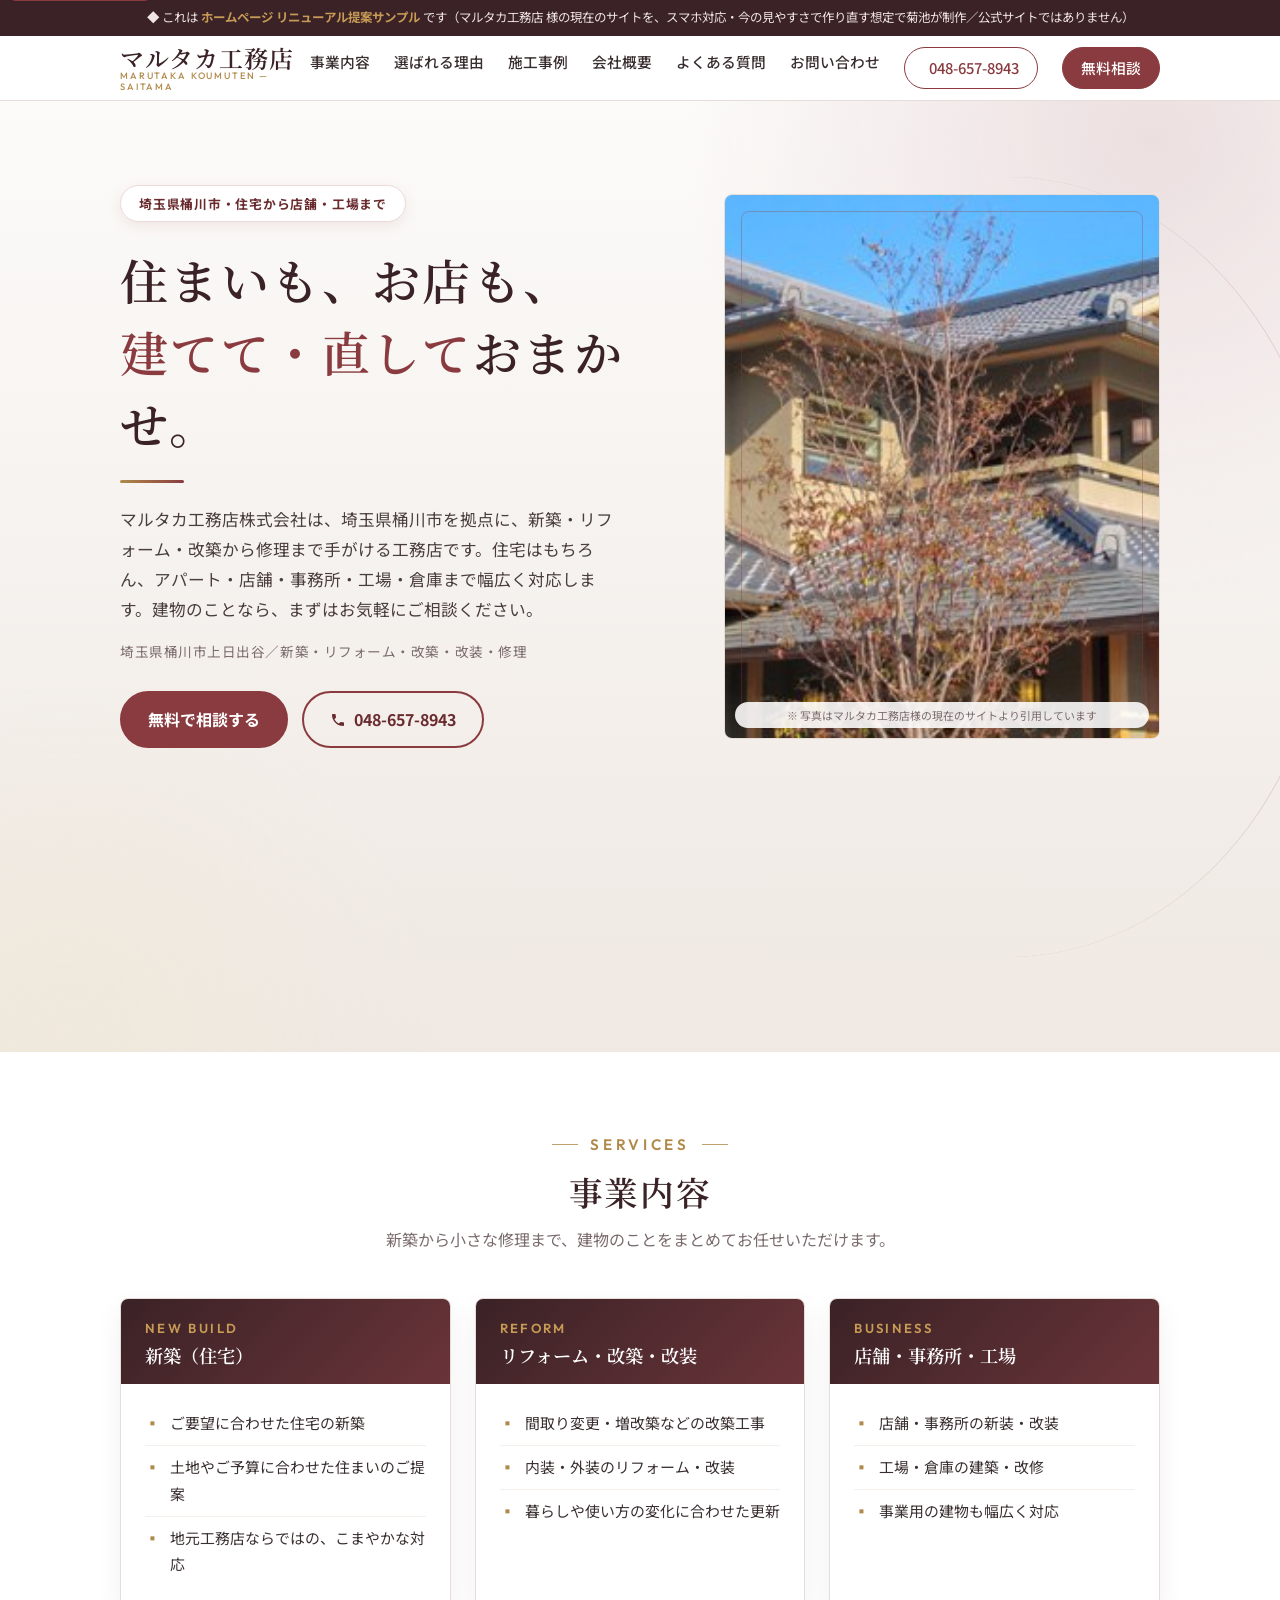
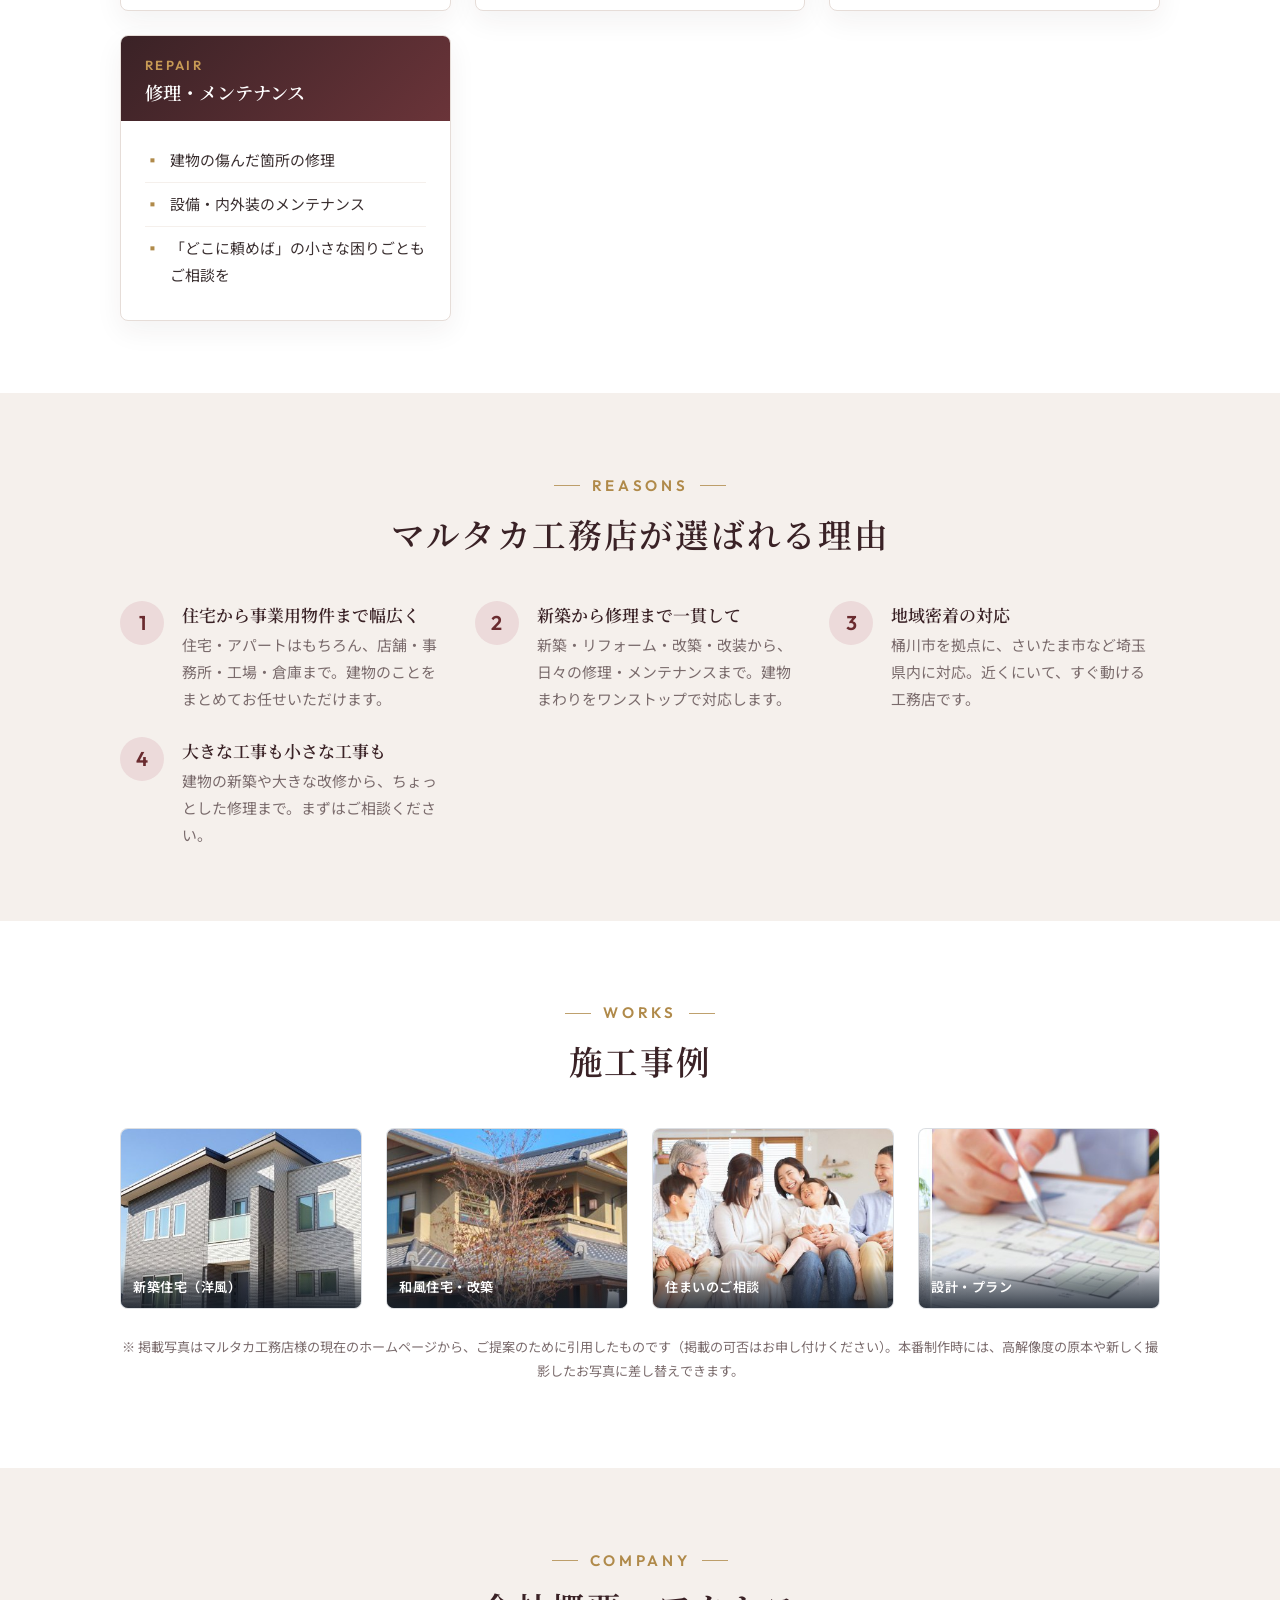
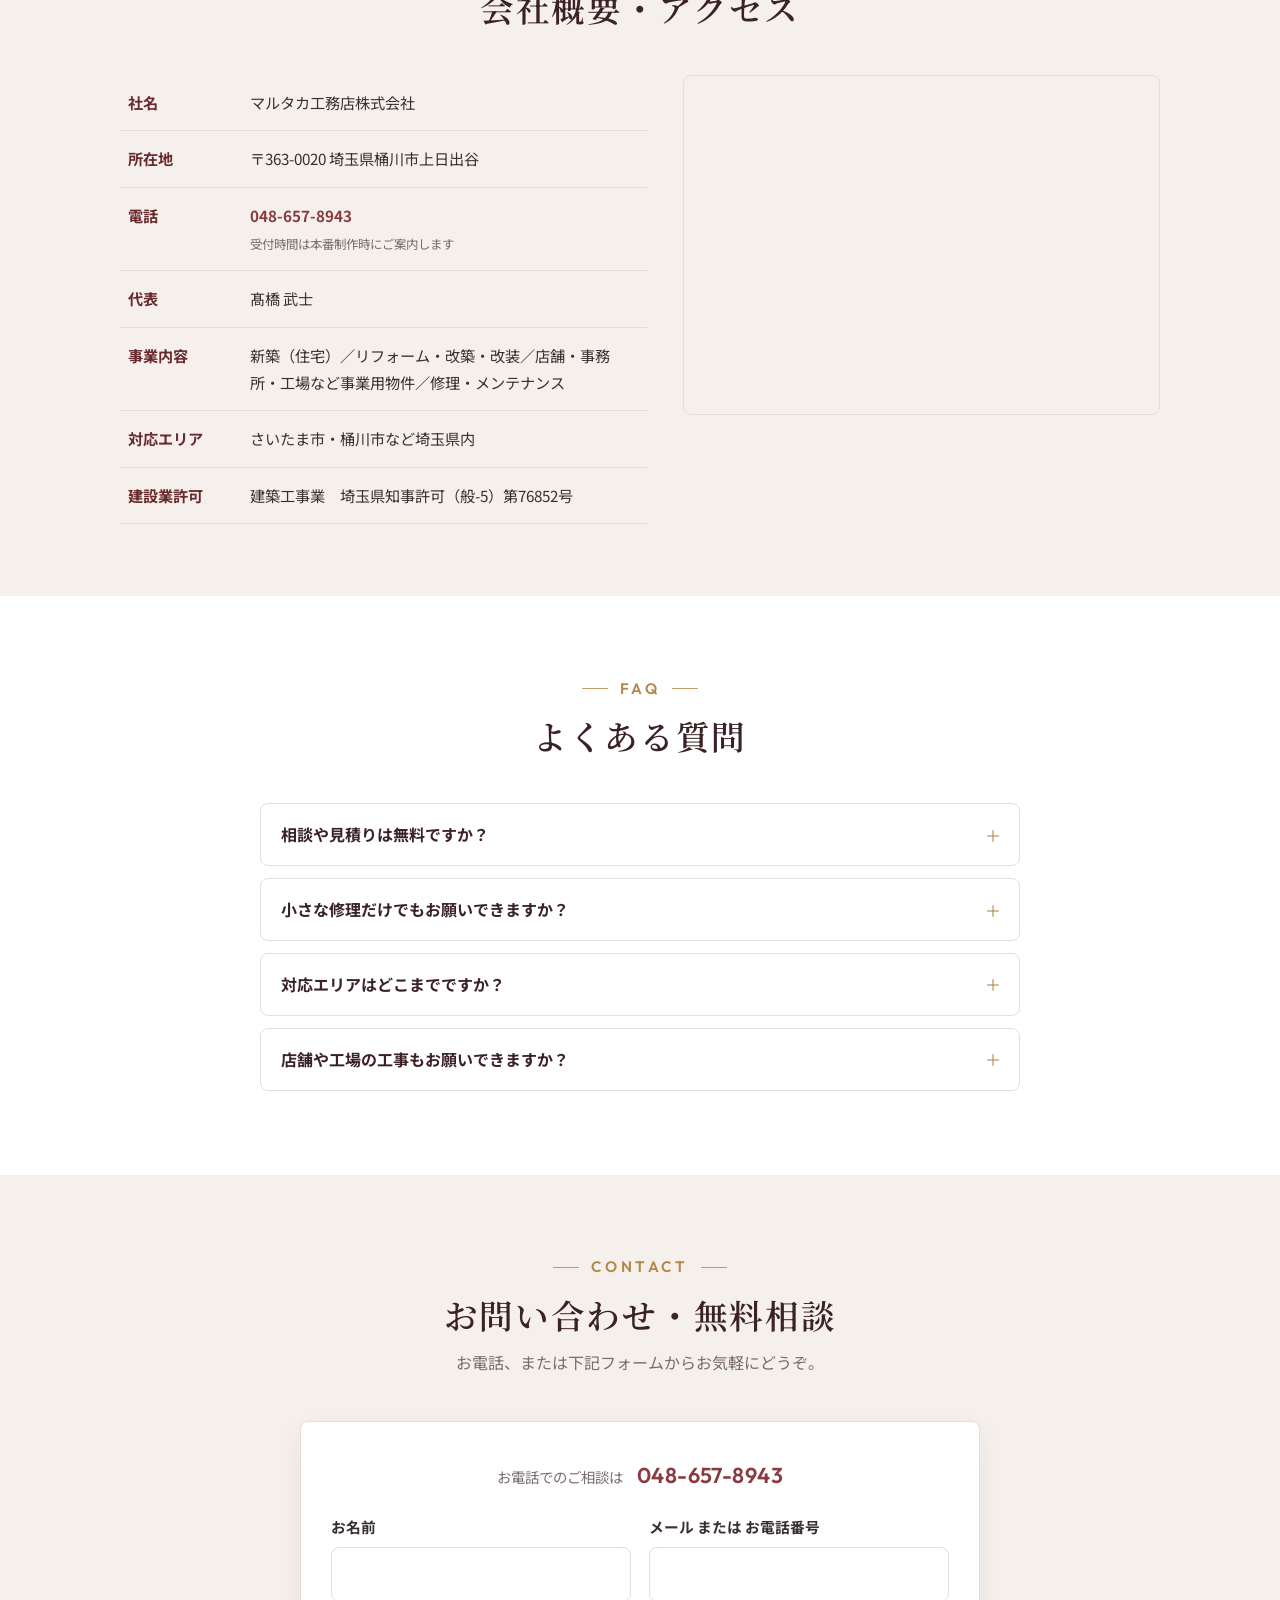
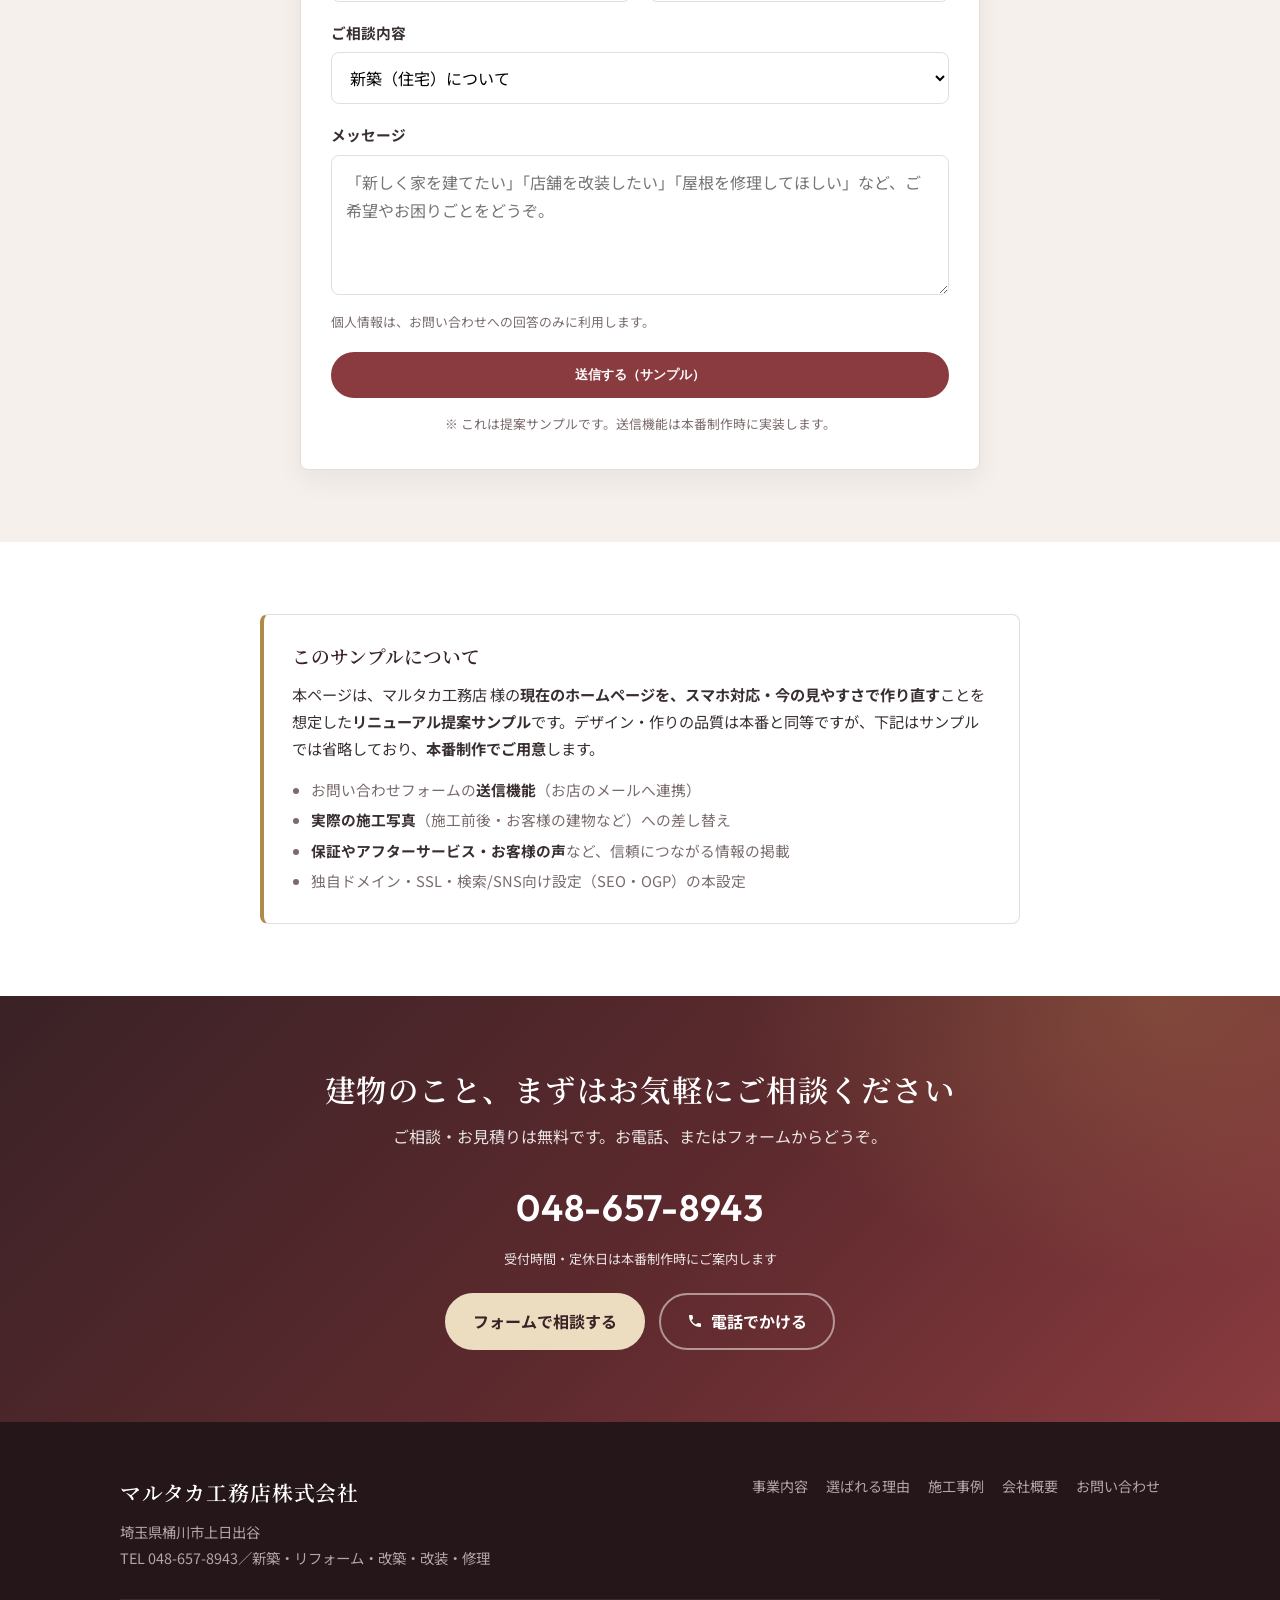
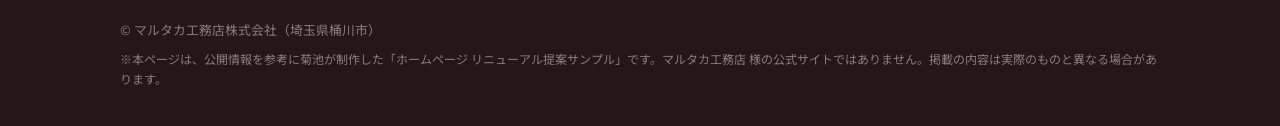
<file: index.html>
<!DOCTYPE html>
<html lang="ja">
<head>
<meta charset="UTF-8">
<meta name="viewport" content="width=device-width, initial-scale=1.0">
<title>マルタカ工務店株式会社｜埼玉県桶川市の新築・リフォーム・改築 - ホームページ提案サンプル</title>
<meta name="description" content="埼玉県桶川市のマルタカ工務店。住宅の新築・リフォーム・改築から、店舗・事務所・工場まで幅広く対応。※これは現在のサイトのリニューアル提案サンプルです。">
<meta name="robots" content="noindex">
<meta property="og:type" content="website">
<meta property="og:title" content="マルタカ工務店株式会社｜埼玉県桶川市の新築・リフォーム・改築">
<meta property="og:description" content="埼玉県桶川市。住宅から店舗・事務所・工場まで、新築・リフォーム・改築・修理に対応。※ホームページ リニューアル提案サンプル">
<meta property="og:url" content="https://nkikuchisg-commits.github.io/marutaka-koumuten-lp/">
<meta property="og:image" content="https://nkikuchisg-commits.github.io/marutaka-koumuten-lp/og-image.png">
<meta property="og:image:width" content="1200">
<meta property="og:image:height" content="630">
<meta name="twitter:card" content="summary_large_image">
<meta name="twitter:image" content="https://nkikuchisg-commits.github.io/marutaka-koumuten-lp/og-image.png">

<!-- Google Analytics 4 ▼ 公開前に測定IDを差し替え（営業サンプルLPのアクセス＝相手がLPを開いたかの計測用） -->
<script async src="https://www.googletagmanager.com/gtag/js?id=G-K71XWXLZN1"></script>
<script>
  window.dataLayer = window.dataLayer || [];
  function gtag(){dataLayer.push(arguments);}
  gtag('js', new Date());
  gtag('config', 'G-K71XWXLZN1');
</script>
<!-- Google Analytics 4 ▲ -->

<link rel="preconnect" href="https://fonts.googleapis.com">
<link rel="preconnect" href="https://fonts.gstatic.com" crossorigin>
<link href="https://fonts.googleapis.com/css2?family=Noto+Serif+JP:wght@500;600;700&family=Outfit:wght@500;600&family=Noto+Sans+JP:wght@400;500;700&display=swap" rel="stylesheet">
<link rel="stylesheet" href="base.css">
<link rel="stylesheet" href="theme.css">
<link rel="stylesheet" href="photos.css">
</head>
<body>

<svg width="0" height="0" style="position:absolute" aria-hidden="true">
  <symbol id="phone" viewBox="0 0 24 24"><path d="M6.6 10.8a15.9 15.9 0 0 0 6.6 6.6l2.2-2.2a1 1 0 0 1 1-.24 11.4 11.4 0 0 0 3.6.58 1 1 0 0 1 1 1V20a1 1 0 0 1-1 1A17 17 0 0 1 3 4a1 1 0 0 1 1-1h3.5a1 1 0 0 1 1 1 11.4 11.4 0 0 0 .58 3.6 1 1 0 0 1-.24 1l-2.24 2.2z"/></symbol>
</svg>

<a class="skip-link" href="#main">本文へスキップ</a>

<div class="sample-note">
  ◆ これは <b>ホームページ リニューアル提案サンプル</b> です（マルタカ工務店 様の現在のサイトを、スマホ対応・今の見やすさで作り直す想定で菊池が制作／公式サイトではありません）
</div>

<header class="site-header">
  <div class="container header-inner">
    <div class="brand">
      <span class="name">マルタカ工務店</span>
      <span class="sub">MARUTAKA KOUMUTEN — Saitama</span>
    </div>
    <nav id="site-nav" class="nav" aria-label="メインメニュー">
      <ul>
        <li><a href="#services">事業内容</a></li>
        <li><a href="#reasons">選ばれる理由</a></li>
        <li><a href="#works">施工事例</a></li>
        <li><a href="#company">会社概要</a></li>
        <li><a href="#faq">よくある質問</a></li>
        <li><a href="#contact">お問い合わせ</a></li>
        <li><a class="nav-cta nav-cta--sub" href="tel:0486578943"><svg aria-hidden="true"><use href="#phone"/></svg>048-657-8943</a></li>
        <li><a class="nav-cta" href="#contact">無料相談</a></li>
      </ul>
    </nav>
    <button class="menu-toggle" aria-controls="site-nav" aria-expanded="false" aria-label="メニューを開く">
      <span></span><span></span><span></span>
    </button>
  </div>
</header>

<main id="main">

  <!-- HERO -->
  <section class="hero">
    <div class="hero-wave" aria-hidden="true"></div>
    <div class="container">
      <div class="hero-grid">
        <div>
          <span class="hero-badge">埼玉県桶川市・住宅から店舗・工場まで</span>
          <h1>住まいも、お店も、<br><span class="accent">建てて・直して</span>おまかせ。</h1>
          <div class="rule"></div>
          <p class="lead">マルタカ工務店株式会社は、埼玉県桶川市を拠点に、新築・リフォーム・改築から修理まで手がける工務店です。住宅はもちろん、アパート・店舗・事務所・工場・倉庫まで幅広く対応します。建物のことなら、まずはお気軽にご相談ください。</p>
          <p class="meta">埼玉県桶川市上日出谷／新築・リフォーム・改築・改装・修理</p>
          <div class="hero-cta">
            <a class="btn" href="#contact">無料で相談する</a>
            <a class="btn btn--outline" href="tel:0486578943"><svg aria-hidden="true"><use href="#phone"/></svg>048-657-8943</a>
          </div>
        </div>
        <div class="hero-art has-photo reveal" role="img" aria-label="マルタカ工務店の施工写真（現行サイトより引用）">
          <img src="images/hero.jpg" alt="マルタカ工務店の施工写真（現行サイトより引用）" loading="eager" decoding="async">
          <div class="photo-note">※ 写真はマルタカ工務店様の現在のサイトより引用しています</div>
        </div>
      </div>
      <div class="stats reveal">
        <div><div class="n">住宅〜工場</div><div class="l">幅広い建物に対応</div></div>
        <div><div class="n">新築〜修理</div><div class="l">建物まわりをワンストップ</div></div>
        <div><div class="n">桶川・さいたま</div><div class="l">を中心に埼玉県内対応</div></div>
      </div>
    </div>
  </section>

  <!-- SERVICES -->
  <section class="section" id="services">
    <div class="container">
      <div class="sec-head center reveal">
        <span class="en">Services</span>
        <h2>事業内容</h2>
        <p>新築から小さな修理まで、建物のことをまとめてお任せいただけます。</p>
      </div>
      <div class="grid" style="--min:250px">
        <div class="m-card reveal">
          <div class="m-top"><span class="en">New Build</span><h3>新築（住宅）</h3></div>
          <div class="m-body">
            <ul>
              <li>ご要望に合わせた住宅の新築</li>
              <li>土地やご予算に合わせた住まいのご提案</li>
              <li>地元工務店ならではの、こまやかな対応</li>
            </ul>
          </div>
        </div>
        <div class="m-card reveal">
          <div class="m-top"><span class="en">Reform</span><h3>リフォーム・改築・改装</h3></div>
          <div class="m-body">
            <ul>
              <li>間取り変更・増改築などの改築工事</li>
              <li>内装・外装のリフォーム・改装</li>
              <li>暮らしや使い方の変化に合わせた更新</li>
            </ul>
          </div>
        </div>
        <div class="m-card reveal">
          <div class="m-top"><span class="en">Business</span><h3>店舗・事務所・工場</h3></div>
          <div class="m-body">
            <ul>
              <li>店舗・事務所の新装・改装</li>
              <li>工場・倉庫の建築・改修</li>
              <li>事業用の建物も幅広く対応</li>
            </ul>
          </div>
        </div>
        <div class="m-card reveal">
          <div class="m-top"><span class="en">Repair</span><h3>修理・メンテナンス</h3></div>
          <div class="m-body">
            <ul>
              <li>建物の傷んだ箇所の修理</li>
              <li>設備・内外装のメンテナンス</li>
              <li>「どこに頼めば」の小さな困りごともご相談を</li>
            </ul>
          </div>
        </div>
      </div>
    </div>
  </section>

  <!-- REASONS -->
  <section class="section section--alt" id="reasons">
    <div class="container">
      <div class="sec-head center reveal">
        <span class="en">Reasons</span>
        <h2>マルタカ工務店が選ばれる理由</h2>
      </div>
      <div class="grid" style="--min:300px">
        <div class="reason reveal"><div class="num">1</div><div><h3>住宅から事業用物件まで幅広く</h3><p>住宅・アパートはもちろん、店舗・事務所・工場・倉庫まで。建物のことをまとめてお任せいただけます。</p></div></div>
        <div class="reason reveal"><div class="num">2</div><div><h3>新築から修理まで一貫して</h3><p>新築・リフォーム・改築・改装から、日々の修理・メンテナンスまで。建物まわりをワンストップで対応します。</p></div></div>
        <div class="reason reveal"><div class="num">3</div><div><h3>地域密着の対応</h3><p>桶川市を拠点に、さいたま市など埼玉県内に対応。近くにいて、すぐ動ける工務店です。</p></div></div>
        <div class="reason reveal"><div class="num">4</div><div><h3>大きな工事も小さな工事も</h3><p>建物の新築や大きな改修から、ちょっとした修理まで。まずはご相談ください。</p></div></div>
      </div>
    </div>
  </section>

  <!-- WORKS -->
  <section class="section" id="works">
    <div class="container">
      <div class="sec-head center reveal">
        <span class="en">Works</span>
        <h2>施工事例</h2>
      </div>
      <div class="grid" style="--min:210px">
        <figure class="gallery-tile reveal"><img src="images/work1.jpg" alt="新築住宅（洋風）（マルタカ工務店様の現在のサイトより引用）" loading="lazy" decoding="async"><figcaption>新築住宅（洋風）</figcaption></figure>
        <figure class="gallery-tile reveal"><img src="images/work2.jpg" alt="和風住宅・改築（マルタカ工務店様の現在のサイトより引用）" loading="lazy" decoding="async"><figcaption>和風住宅・改築</figcaption></figure>
        <figure class="gallery-tile reveal"><img src="images/work3.jpg" alt="住まいのご相談（マルタカ工務店様の現在のサイトより引用）" loading="lazy" decoding="async"><figcaption>住まいのご相談</figcaption></figure>
        <figure class="gallery-tile reveal"><img src="images/work4.jpg" alt="設計・プラン（マルタカ工務店様の現在のサイトより引用）" loading="lazy" decoding="async"><figcaption>設計・プラン</figcaption></figure>
      </div>
      <p class="gallery-note">※ 掲載写真はマルタカ工務店様の現在のホームページから、ご提案のために引用したものです（掲載の可否はお申し付けください）。本番制作時には、高解像度の原本や新しく撮影したお写真に差し替えできます。</p>
    </div>
  </section>

  <!-- COMPANY -->
  <section class="section section--alt" id="company">
    <div class="container">
      <div class="sec-head center reveal">
        <span class="en">Company</span>
        <h2>会社概要・アクセス</h2>
      </div>
      <div class="access-grid">
        <div class="reveal">
          <table class="info-table">
            <tbody>
              <tr><th>社名</th><td>マルタカ工務店株式会社</td></tr>
              <tr><th>所在地</th><td>〒363-0020 埼玉県桶川市上日出谷</td></tr>
              <tr><th>電話</th><td><a href="tel:0486578943">048-657-8943</a><br><span class="small-note">受付時間は本番制作時にご案内します</span></td></tr>
              <tr><th>代表</th><td>髙橋 武士</td></tr>
              <tr><th>事業内容</th><td>新築（住宅）／リフォーム・改築・改装／店舗・事務所・工場など事業用物件／修理・メンテナンス</td></tr>
              <tr><th>対応エリア</th><td>さいたま市・桶川市など埼玉県内</td></tr>
              <tr><th>建設業許可</th><td>建築工事業　埼玉県知事許可（般-5）第76852号</td></tr>
            </tbody>
          </table>
        </div>
        <div class="reveal">
          <iframe class="map-frame" loading="lazy" referrerpolicy="no-referrer-when-downgrade"
            src="https://maps.google.com/maps?q=%E5%9F%BC%E7%8E%89%E7%9C%8C%E6%A1%B6%E5%B7%9D%E5%B8%82%E4%B8%8A%E6%97%A5%E5%87%BA%E8%B0%B7&output=embed"
            title="埼玉県桶川市上日出谷 周辺の地図"></iframe>
        </div>
      </div>
    </div>
  </section>

  <!-- FAQ -->
  <section class="section" id="faq">
    <div class="container">
      <div class="sec-head center reveal">
        <span class="en">FAQ</span>
        <h2>よくある質問</h2>
      </div>
      <div class="faq reveal">
        <details class="faq-item">
          <summary>相談や見積りは無料ですか？</summary>
          <div class="a"><b>ご相談・お見積りは無料でお受けします。</b>「まだ具体的に決まっていない」という段階でも大丈夫です。ご希望やお困りごとをお聞かせください。</div>
        </details>
        <details class="faq-item">
          <summary>小さな修理だけでもお願いできますか？</summary>
          <div class="a"><b>もちろん対応いたします。</b>建物の小さな修理・メンテナンスから承ります。「どこに頼めばいいか分からない」という内容もお気軽にご相談ください。</div>
        </details>
        <details class="faq-item">
          <summary>対応エリアはどこまでですか？</summary>
          <div class="a"><b>桶川市を拠点に、さいたま市など埼玉県内で対応しています。</b>エリアのご確認もお電話・フォームで承ります。</div>
        </details>
        <details class="faq-item">
          <summary>店舗や工場の工事もお願いできますか？</summary>
          <div class="a"><b>対応しています。</b>住宅だけでなく、店舗・事務所・工場・倉庫など事業用の建物も、新築・改装・改修まで幅広くお任せいただけます。</div>
        </details>
      </div>
    </div>
  </section>

  <!-- CONTACT -->
  <section class="section section--alt" id="contact">
    <div class="container">
      <div class="sec-head center reveal">
        <span class="en">Contact</span>
        <h2>お問い合わせ・無料相談</h2>
        <p>お電話、または下記フォームからお気軽にどうぞ。</p>
      </div>
      <div class="form-wrap reveal">
        <p class="form-tel">お電話でのご相談は　<a href="tel:0486578943">048-657-8943</a></p>
        <p id="form-msg" class="form-msg" role="status" tabindex="-1" hidden>ありがとうございます。これは提案サンプルのため送信は行われません（本番では入力内容がお店に届くよう実装します）。</p>
        <form id="contact-form" novalidate>
          <div class="form-row">
            <div class="field">
              <label for="cf-name">お名前</label>
              <input id="cf-name" name="name" type="text" autocomplete="name" required>
            </div>
            <div class="field">
              <label for="cf-contact">メール または お電話番号</label>
              <input id="cf-contact" name="contact" type="text" autocomplete="email" required>
            </div>
          </div>
          <div class="field">
            <label for="cf-menu">ご相談内容</label>
            <select id="cf-menu" name="menu">
              <option>新築（住宅）について</option>
              <option>リフォーム・改築・改装について</option>
              <option>店舗・事務所・工場など事業用物件について</option>
              <option>修理・メンテナンスについて</option>
              <option>お見積り・費用について</option>
              <option>その他</option>
            </select>
          </div>
          <div class="field">
            <label for="cf-msg">メッセージ</label>
            <textarea id="cf-msg" name="message" placeholder="「新しく家を建てたい」「店舗を改装したい」「屋根を修理してほしい」など、ご希望やお困りごとをどうぞ。"></textarea>
            <p class="form-hint">個人情報は、お問い合わせへの回答のみに利用します。</p>
          </div>
          <button class="btn" type="submit" style="width:100%">送信する（サンプル）</button>
          <p class="form-note">※ これは提案サンプルです。送信機能は本番制作時に実装します。</p>
        </form>
      </div>
    </div>
  </section>

  <!-- このサンプルについて -->
  <section class="section" id="about-sample">
    <div class="container">
      <div class="prod-note reveal">
        <h3>このサンプルについて</h3>
        <p class="lead">本ページは、マルタカ工務店 様の<b>現在のホームページを、スマホ対応・今の見やすさで作り直す</b>ことを想定した<b>リニューアル提案サンプル</b>です。デザイン・作りの品質は本番と同等ですが、下記はサンプルでは省略しており、<b>本番制作でご用意</b>します。</p>
        <ul>
          <li>お問い合わせフォームの<b>送信機能</b>（お店のメールへ連携）</li>
          <li><b>実際の施工写真</b>（施工前後・お客様の建物など）への差し替え</li>
          <li><b>保証やアフターサービス・お客様の声</b>など、信頼につながる情報の掲載</li>
          <li>独自ドメイン・SSL・検索/SNS向け設定（SEO・OGP）の本設定</li>
        </ul>
      </div>
    </div>
  </section>

  <!-- CTA -->
  <section class="section cta-band">
    <div class="container">
      <h2>建物のこと、まずはお気軽にご相談ください</h2>
      <p>ご相談・お見積りは無料です。お電話、またはフォームからどうぞ。</p>
      <a class="tel-big" href="tel:0486578943">048-657-8943</a>
      <p style="font-size:.82rem;margin:0 0 22px">受付時間・定休日は本番制作時にご案内します</p>
      <div class="cta-actions">
        <a class="btn" href="#contact">フォームで相談する</a>
        <a class="btn btn--ghost" href="tel:0486578943"><svg aria-hidden="true"><use href="#phone"/></svg>電話でかける</a>
      </div>
    </div>
  </section>

</main>

<footer>
  <div class="container">
    <div class="foot-top">
      <div>
        <div class="name">マルタカ工務店株式会社</div>
        <div>埼玉県桶川市上日出谷<br>TEL 048-657-8943／新築・リフォーム・改築・改装・修理</div>
      </div>
      <div class="foot-links">
        <a href="#services">事業内容</a>
        <a href="#reasons">選ばれる理由</a>
        <a href="#works">施工事例</a>
        <a href="#company">会社概要</a>
        <a href="#contact">お問い合わせ</a>
      </div>
    </div>
    <div class="foot-bottom">
      © マルタカ工務店株式会社（埼玉県桶川市）
      <div class="disc">※本ページは、公開情報を参考に菊池が制作した「ホームページ リニューアル提案サンプル」です。マルタカ工務店 様の公式サイトではありません。掲載の内容は実際のものと異なる場合があります。</div>
    </div>
  </div>
</footer>

<script src="app.js"></script>
</body>
</html>
</file>
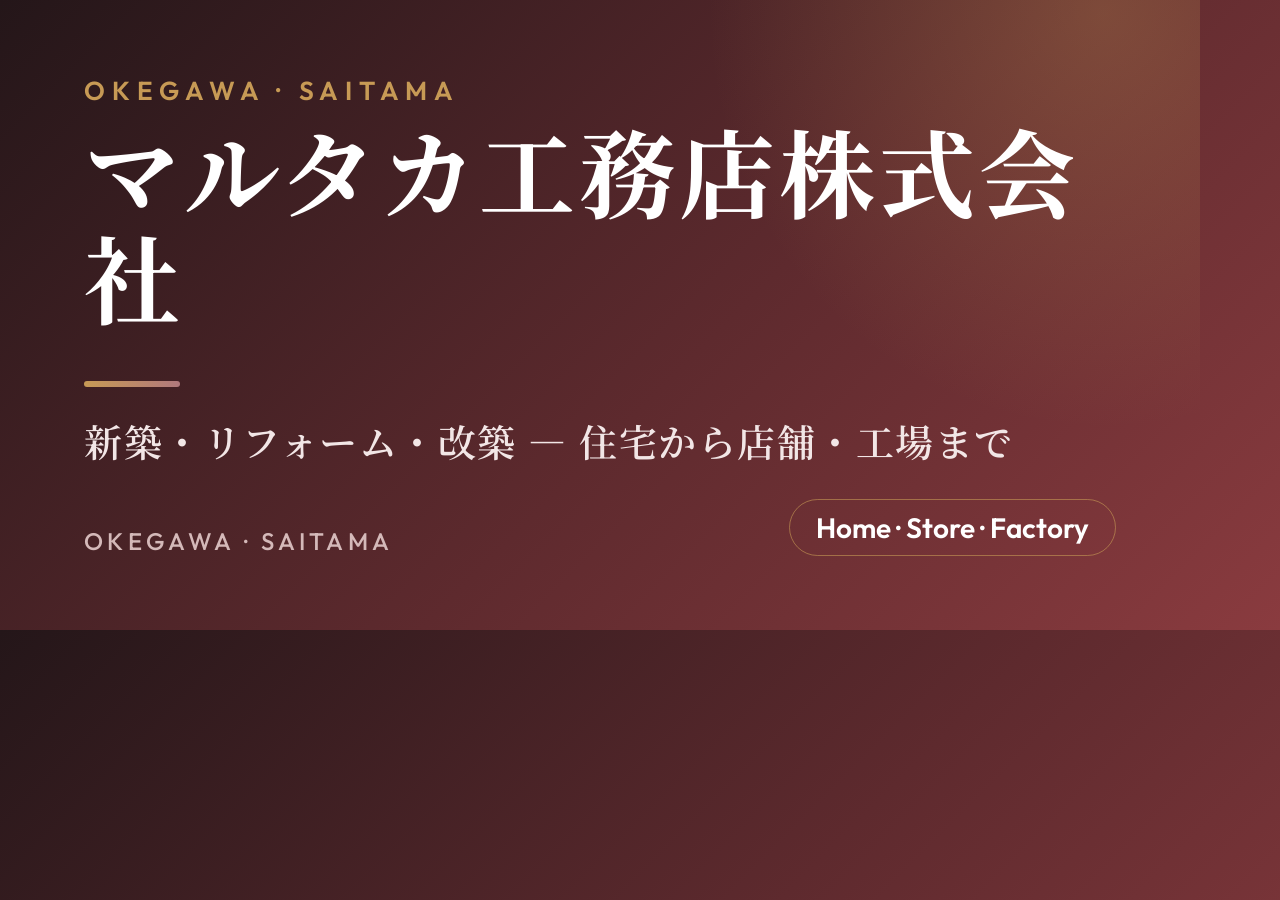
<file: og-image.html>
<!DOCTYPE html>
<html lang="ja">
<head>
<meta charset="UTF-8">
<link rel="preconnect" href="https://fonts.googleapis.com">
<link rel="preconnect" href="https://fonts.gstatic.com" crossorigin>
<link href="https://fonts.googleapis.com/css2?family=Noto+Serif+JP:wght@600;700&family=Outfit:wght@500;600&display=swap" rel="stylesheet">
<style>
  * { margin: 0; box-sizing: border-box; }
  body { width: 1200px; height: 630px; overflow: hidden;
    font-family: "Noto Serif JP", serif; color: #fff;
    background: linear-gradient(135deg, #241619 0%, #5e2a2e 55%, #8a3b3f 100%);
    position: relative; }
  .wrap { position: absolute; inset: 0; padding: 74px 84px; display: flex; flex-direction: column; justify-content: space-between; }
  .glow { position: absolute; inset: 0; background: radial-gradient(60% 120% at 92% 2%, rgba(199,154,85,.28) 0%, transparent 55%); }
  .en { font-family: "Outfit", sans-serif; font-weight: 600; letter-spacing: .26em; text-transform: uppercase; color: #c79a55; font-size: 26px; position: relative; }
  .name { font-weight: 700; font-size: 96px; letter-spacing: .04em; line-height: 1.1; margin: 10px 0 0; position: relative; }
  .tag { font-weight: 600; font-size: 38px; letter-spacing: .04em; color: #f2e6e6; position: relative; }
  .bar { width: 96px; height: 6px; border-radius: 6px; background: linear-gradient(90deg, #c79a55, #b0787c); margin: 22px 0 26px; position: relative; }
  .foot { display: flex; justify-content: space-between; align-items: flex-end; position: relative; }
  .foot .area { font-family: "Outfit", sans-serif; font-weight: 500; letter-spacing: .18em; color: #d4b9b9; font-size: 24px; }
  .foot .yrs { font-family: "Outfit", sans-serif; font-weight: 600; font-size: 28px; color: #fff; border: 1.5px solid rgba(199,154,85,.6); border-radius: 999px; padding: 10px 26px; }
</style>
</head>
<body>
  <div class="glow"></div>
  <div class="wrap">
    <div>
      <div class="en">Okegawa · Saitama</div>
      <div class="name">マルタカ工務店株式会社</div>
    </div>
    <div>
      <div class="bar"></div>
      <div class="tag">新築・リフォーム・改築 ― 住宅から店舗・工場まで</div>
    </div>
    <div class="foot">
      <div class="area">OKEGAWA · SAITAMA</div>
      <div class="yrs">Home · Store · Factory</div>
    </div>
  </div>
</body>
</html>
</file>
<file: base.css>
/* =============================================================
   base.css  —  品質スカフォールド（デザイン中立）
   -------------------------------------------------------------
   これは「見た目」ではなく「作りの丁寧さ（品質の下限）」を共有する土台。
   ・色やレイアウトはここでは決めない → 各プロジェクトで毎回設計する
   ・ここに入っているのは：リセット / 色トークンの空枠 / アクセシビリティ /
     コンテナ / レスポンシブ・グリッドの仕組み / フォームの作り込み だけ
   使い方：このファイルを読み込み、下の「1. 色トークン」を毎回埋めてから、
           プロジェクト専用の theme.css（カード・ヒーロー等の見た目）を別に書く。
   ============================================================= */

/* ===== 1. 色トークン（★毎回ここだけ変える。今は無彩色のプレースホルダ） ===== */
:root {
  /* ブランド色（TODO: このプロジェクトの色に変更する） */
  --brand:        #444;      /* 主役の色（ボタン・見出し等） */
  --brand-dark:   #222;      /* hover・濃いめ */
  --brand-light:  #eee;      /* 淡い背景・フォーカスの輪郭 */
  --accent-bg:    #f6f6f6;   /* 交互セクションの背景 */

  /* 文字・罫線（通常はこのままでOK） */
  --text:  #232323;
  --muted: #6b6b6b;
  --line:  #e3e3df;
  --white: #fff;

  /* レイアウト・共通値 */
  --max:     1080px;   /* コンテンツ最大幅 */
  --gap:     24px;     /* 標準の余白 */
  --radius:  8px;      /* 角丸 */
  --tap:     44px;     /* 指で押せる最小サイズ（アクセシビリティ） */
  --font:    "Noto Sans JP", system-ui, sans-serif;
}

/* ===== 2. リセット・土台 ===== */
* { box-sizing: border-box; }
html { -webkit-text-size-adjust: 100%; }
body {
  margin: 0;
  font-family: var(--font);
  color: var(--text);
  line-height: 1.8;
  background: var(--white);
}
img, svg, video { max-width: 100%; height: auto; display: block; }
a { color: var(--brand-dark); text-decoration: none; }
a:hover { text-decoration: underline; }
h1, h2, h3 { line-height: 1.4; }

/* ===== 3. アクセシビリティ（“ちゃんと作った感”が出る所） ===== */
/* キーボード操作時だけ見えるフォーカスの輪郭 */
:focus-visible { outline: 3px solid var(--brand); outline-offset: 2px; }
/* 画面には出さず読み上げ用に残す（skipリンク等） */
.visually-hidden {
  position: absolute; width: 1px; height: 1px; overflow: hidden;
  clip: rect(0 0 0 0); white-space: nowrap;
}
/* 本文へ飛ぶスキップリンク（Tabで最初に出る） */
.skip-link {
  position: absolute; left: 8px; top: -48px; z-index: 200;
  background: var(--brand); color: #fff; padding: 10px 16px; border-radius: var(--radius);
  transition: top .2s;
}
.skip-link:focus { top: 8px; text-decoration: none; }
/* 動きを減らす設定の人にはアニメを止める */
@media (prefers-reduced-motion: reduce) {
  * { animation: none !important; transition: none !important; scroll-behavior: auto !important; }
}

/* ===== 4. レイアウト部品（見た目ではなく“仕組み”） ===== */
.container { width: 100%; max-width: var(--max); margin: 0 auto; padding: 0 20px; }
.section  { padding: 72px 0; }
.section--alt { background: var(--accent-bg); }

/* 自動で列が折り返すグリッド（ブレイクポイント不要でスマホでも崩れない）
   1枚の最小幅を --min で調整（既定 280px）。狭くなると自動で1列になる。 */
.grid {
  display: grid;
  gap: var(--gap);
  grid-template-columns: repeat(auto-fit, minmax(min(100%, var(--min, 280px)), 1fr));
}

/* ===== 5. ボタン（色はトークン任せ・最低限の押しやすさだけ担保） ===== */
.btn {
  display: inline-flex; align-items: center; justify-content: center;
  min-height: var(--tap); padding: 12px 26px;
  border-radius: var(--radius); font-weight: 700;
  background: var(--brand); color: #fff; border: 2px solid var(--brand);
  cursor: pointer; transition: background .2s, color .2s;
}
.btn:hover { background: var(--brand-dark); border-color: var(--brand-dark); text-decoration: none; color: #fff; }
.btn--outline { background: transparent; color: var(--brand-dark); }
.btn--outline:hover { background: var(--brand); color: #fff; }

/* ===== 6. フォーム（入力の作り込み＝フォーカスリング・押しやすさ） ===== */
label { display: block; font-weight: 700; margin-bottom: 6px; }
input, textarea, select {
  width: 100%; min-height: var(--tap); padding: 12px 14px;
  border: 1px solid var(--line); border-radius: var(--radius);
  font: inherit; background: #fff;
}
textarea { min-height: 140px; }
input:focus, textarea:focus, select:focus {
  outline: none; border-color: var(--brand);
  box-shadow: 0 0 0 3px var(--brand-light);   /* ブランド色の淡い輪郭 */
}

/* ===== 7. ヘッダー＋ハンバーガー（“実際に動く”ナビの仕組み） ===== */
/* 見た目は最小限。色はトークン。開閉の動作は app.js が担当。 */
.site-header {
  position: sticky; top: 0; z-index: 100;
  background: rgba(255,255,255,.96); backdrop-filter: blur(4px);
  border-bottom: 1px solid var(--line);
}
.header-inner { display: flex; align-items: center; justify-content: space-between; min-height: 64px; }
.nav ul { list-style: none; display: flex; gap: 24px; margin: 0; padding: 0; }
.nav a { color: var(--text); font-weight: 500; }

.menu-toggle {
  display: none; width: var(--tap); height: var(--tap);
  background: none; border: 0; padding: 10px; cursor: pointer;
}
.menu-toggle span { display: block; height: 2px; background: var(--text); margin: 5px 0; transition: .3s; }
.menu-toggle[aria-expanded="true"] span:nth-child(1) { transform: translateY(7px) rotate(45deg); }
.menu-toggle[aria-expanded="true"] span:nth-child(2) { opacity: 0; }
.menu-toggle[aria-expanded="true"] span:nth-child(3) { transform: translateY(-7px) rotate(-45deg); }

@media (max-width: 1024px) {
  .menu-toggle { display: block; }
  .nav {
    position: absolute; top: 100%; left: 0; right: 0;
    background: #fff; border-bottom: 1px solid var(--line);
    max-height: 0; overflow: hidden; transition: max-height .3s;
  }
  .nav.is-open { max-height: 80vh; overflow-y: auto; }
  .nav ul { flex-direction: column; gap: 0; }
  .nav li + li { border-top: 1px solid var(--line); }
  .nav a { display: block; padding: 16px 20px; }
}
</file>
<file: theme.css>
/* =============================================================
   theme.css — マルタカ工務店株式会社 専用デザイン
   方向：信頼・堅実・幅広い対応（住宅から店舗・工場まで手がける工務店）
   配色：バーガンディ臙脂（ボタン・主役） × 真鍮金茶（差し色） × 生成りアイボリー
   フォント：Noto Serif JP（信頼感のある明朝）× Outfit（英字）
   ============================================================= */

:root {
  --brand:       #8a3b3f;   /* バーガンディ臙脂（ボタン・主役／白地で可読） */
  --brand-dark:  #6a2b2f;   /* hover・濃いめ */
  --brand-light: #ecdada;   /* 淡いローズ（フォーカス輪郭・淡背景） */
  --accent-bg:   #f5f0ec;   /* 交互セクションの背景（生成り） */
  --copper:      #b08a4a;   /* 差し色（真鍮金茶／EN小見出し） */
  --ink:         #3a2226;   /* 見出しの濃色（臙脂墨） */
  --text:        #3a2f30;
  --muted:       #7a6b6c;
  --line:        #e6ddd8;
  --radius:      8px;
  --font:        "Noto Sans JP", system-ui, sans-serif;
  --font-head:   "Noto Serif JP", serif;
  --font-en:     "Outfit", sans-serif;
}

::selection { background: var(--brand-light); }

.sample-note { background: var(--ink); color: #f0e4e4; font-size: .78rem; text-align: center; padding: 8px 14px; line-height: 1.6; }
.sample-note b { color: #c79a55; }

.brand { display: flex; flex-direction: column; line-height: 1.14; }
.brand .name { font-family: var(--font-head); font-size: 1.5rem; letter-spacing: .04em; color: var(--ink); font-weight: 600; }
.brand .sub { font-family: var(--font-en); font-size: .58rem; letter-spacing: .2em; text-transform: uppercase; color: var(--copper); font-weight: 500; }
.nav a { font-size: .92rem; }
.nav-cta { display: inline-flex; align-items: center; gap: 6px; background: var(--brand); color: #fff !important; border: 1.5px solid var(--brand); padding: 7px 18px; border-radius: 999px; font-weight: 700; }
.nav-cta:hover { background: var(--brand-dark); border-color: var(--brand-dark); text-decoration: none; }
.nav-cta svg { width: 15px; height: 15px; fill: currentColor; }
.nav-cta--sub { background: #fff; color: var(--brand) !important; }
.nav-cta--sub:hover { background: var(--brand-light); border-color: var(--brand); color: var(--brand-dark) !important; }
@media (max-width: 1024px) { .nav-cta { background: none; border: 0; border-radius: 0; padding: 16px 20px; justify-content: flex-start; color: var(--brand) !important; } .nav-cta--sub { background: none; } }

.sec-head { margin-bottom: 44px; }
.sec-head.center { text-align: center; }
.sec-head .en { display: block; font-family: var(--font-en); font-weight: 600; letter-spacing: .24em; text-transform: uppercase; font-size: .95rem; color: var(--copper); margin-bottom: 10px; }
.sec-head.center .en { display: inline-flex; align-items: center; gap: 12px; }
.sec-head.center .en::before, .sec-head.center .en::after { content: ""; display: inline-block; width: 26px; height: 1px; background: var(--copper); opacity: .8; }
.sec-head h2 { font-family: var(--font-head); font-size: clamp(1.5rem, 4vw, 2.1rem); font-weight: 600; margin: 0 0 10px; letter-spacing: .05em; color: var(--ink); }
.sec-head p { color: var(--muted); margin: 0; }
.small-note { font-size: .78rem; color: var(--muted); }

.hero { position: relative; overflow: hidden; background: #fcfbf9; }
.hero-wave { position: absolute; inset: 0; pointer-events: none; background: radial-gradient(66% 88% at 90% 4%, #ecdfe0 0%, transparent 55%), radial-gradient(58% 74% at 5% 98%, #efe9dc 0%, transparent 50%), linear-gradient(180deg, #fcfbf9 0%, #efe8e3 100%); }
.hero-wave::after { content: ""; position: absolute; right: -4%; top: 8%; width: 42%; height: 82%; border-right: 1.5px solid rgba(138,59,63,.22); border-radius: 0 60% 60% 0 / 0 50% 50% 0; }
.hero-grid { position: relative; display: grid; grid-template-columns: 1.12fr .88fr; gap: 48px; align-items: center; padding: 84px 0 78px; }
.hero-badge { display: inline-block; background: #fff; color: var(--brand-dark); border: 1px solid var(--brand-light); border-radius: 999px; padding: 6px 18px; font-size: .8rem; font-weight: 700; letter-spacing: .06em; margin-bottom: 22px; box-shadow: 0 4px 14px rgba(138,59,63,.1); }
.hero h1 { font-family: var(--font-head); font-weight: 600; font-size: clamp(2rem, 5.4vw, 3rem); letter-spacing: .05em; line-height: 1.5; margin: 0 0 20px; color: var(--ink); }
.hero h1 .accent { color: var(--brand); }
.rule { width: 64px; height: 3px; border-radius: 3px; background: linear-gradient(90deg, var(--copper), var(--brand)); margin: 0 0 22px; }
.hero .lead { font-size: 1.04rem; color: #4a3d3e; margin: 0 0 14px; max-width: 30em; }
.hero .meta { font-size: .85rem; color: var(--muted); letter-spacing: .04em; margin: 0 0 28px; }
.hero-cta { display: flex; flex-wrap: wrap; gap: 14px; }
.btn { border-radius: 999px; }
.btn svg { width: 16px; height: 16px; fill: currentColor; margin-right: 8px; flex: none; }

.hero-art { position: relative; aspect-ratio: 4 / 5; border-radius: 8px; background: radial-gradient(120% 78% at 72% 10%, #e6d6d7 0%, transparent 55%), linear-gradient(165deg, #f7f3f0 0%, #ddcccd 100%); border: 1px solid var(--line); display: grid; place-items: center; }
.hero-art::before { content: ""; position: absolute; inset: 16px; border-radius: inherit; border: 1px solid rgba(138,59,63,.3); }
.hero-art .mark { text-align: center; position: relative; }
.hero-art .bc { display: block; font-family: var(--font-head); font-weight: 600; font-size: clamp(1.7rem, 4.4vw, 2.5rem); letter-spacing: .04em; color: var(--brand); }
.hero-art small { display: block; margin-top: 8px; font-family: var(--font-en); font-weight: 500; letter-spacing: .26em; text-transform: uppercase; color: var(--copper); font-size: .7rem; }
.hero-art .photo-note { position: absolute; left: 0; right: 0; bottom: 16px; text-align: center; font-size: .72rem; color: var(--muted); }
@media (max-width: 860px) { .hero-grid { grid-template-columns: 1fr; gap: 34px; padding: 52px 0 58px; } .hero-art { max-width: 360px; margin: 0 auto; width: 100%; aspect-ratio: 4 / 3; } .hero-wave::after { display: none; } }

/* 実績バッジ帯（ヒーロー下） */
.stats { display: grid; grid-template-columns: repeat(3, 1fr); gap: 0; border: 1px solid var(--line); border-radius: var(--radius); overflow: hidden; background: #fff; margin-top: 8px; }
.stats div { padding: 22px 16px; text-align: center; }
.stats div + div { border-left: 1px solid var(--line); }
.stats .n { font-family: var(--font-en); font-weight: 600; font-size: clamp(1.5rem, 3.4vw, 2.05rem); color: var(--brand); letter-spacing: .02em; }
.stats .l { font-size: .8rem; color: var(--muted); margin-top: 2px; }
@media (max-width: 560px) { .stats { grid-template-columns: 1fr; } .stats div + div { border-left: 0; border-top: 1px solid var(--line); } }

.concept-lead { max-width: 40em; margin: 0 auto 46px; text-align: center; color: #4a3d3e; }
.point { background: #fff; border: 1px solid var(--line); border-top: 3px solid var(--copper); border-radius: var(--radius); padding: 28px 26px; box-shadow: 0 10px 28px rgba(58,34,38,.06); transition: transform .25s, box-shadow .25s; }
.point:hover { transform: translateY(-4px); box-shadow: 0 16px 38px rgba(58,34,38,.12); }
.point .no { font-family: var(--font-en); font-weight: 600; color: var(--copper); letter-spacing: .06em; font-size: 1.15rem; }
.point h3 { font-family: var(--font-head); font-weight: 600; font-size: 1.14rem; margin: 8px 0 8px; color: var(--ink); }
.point p { color: var(--muted); margin: 0; font-size: .94rem; }

.m-card { background: #fff; border: 1px solid var(--line); border-radius: var(--radius); overflow: hidden; box-shadow: 0 10px 28px rgba(58,34,38,.06); transition: transform .25s, box-shadow .25s; display: flex; flex-direction: column; }
.m-card:hover { transform: translateY(-4px); box-shadow: 0 16px 40px rgba(58,34,38,.13); }
.m-top { background: linear-gradient(135deg, var(--ink) 0%, #6a3439 100%); color: #fff; padding: 18px 24px 16px; }
.m-top .en { font-family: var(--font-en); font-weight: 600; letter-spacing: .18em; text-transform: uppercase; font-size: .82rem; color: #c79a55; display: block; margin-bottom: 2px; }
.m-top h3 { margin: 0; font-size: 1.14rem; font-family: var(--font-head); font-weight: 600; }
.m-body { padding: 18px 24px 24px; }
.m-body ul { list-style: none; margin: 0; padding: 0; }
.m-body li { display: flex; gap: 10px; align-items: flex-start; padding: 8px 0; border-bottom: 1px solid var(--accent-bg); font-size: .93rem; color: var(--text); }
.m-body li::before { content: "▪"; color: var(--copper); flex: none; }
.m-body li:last-child { border-bottom: 0; }

.reason { display: flex; gap: 18px; align-items: flex-start; }
.reason .num { flex: none; width: 44px; height: 44px; border-radius: 50%; background: var(--brand-light); color: var(--brand-dark); font-family: var(--font-en); font-size: 1.25rem; font-weight: 600; display: grid; place-items: center; }
.reason h3 { margin: 2px 0 6px; font-size: 1.06rem; font-family: var(--font-head); font-weight: 600; color: var(--ink); }
.reason p { margin: 0; color: var(--muted); font-size: .93rem; }

.gallery-tile { aspect-ratio: 4 / 3; border-radius: var(--radius); border: 1px dashed #c1a9a9; background: linear-gradient(155deg, #efe6e4 0%, #e0d3d2 100%); display: grid; place-items: center; text-align: center; padding: 10px; color: var(--brand-dark); font-size: .9rem; font-weight: 700; letter-spacing: .04em; }
.gallery-note { text-align: center; color: var(--muted); font-size: .82rem; margin-top: 26px; }

.access-grid { display: grid; grid-template-columns: 1.05fr .95fr; gap: 36px; align-items: start; }
.info-table { width: 100%; border-collapse: collapse; }
.info-table th, .info-table td { text-align: left; padding: 14px 8px; border-bottom: 1px solid var(--line); vertical-align: top; font-size: .95rem; }
.info-table th { width: 8em; color: var(--brand-dark); font-weight: 700; }
.info-table a { color: var(--brand); font-weight: 700; }
.map-frame { width: 100%; height: 340px; border: 1px solid var(--line); border-radius: var(--radius); }
@media (max-width: 820px) { .access-grid { grid-template-columns: 1fr; } .info-table th { width: 7em; } }

.faq { max-width: 760px; margin: 0 auto; }
.faq-item { background: #fff; border: 1px solid var(--line); border-radius: var(--radius); margin-bottom: 12px; }
.faq-item summary { cursor: pointer; list-style: none; position: relative; padding: 16px 48px 16px 20px; font-weight: 700; color: var(--ink); }
.faq-item summary::-webkit-details-marker { display: none; }
.faq-item summary::after { content: "＋"; position: absolute; right: 18px; top: 50%; transform: translateY(-50%); color: var(--copper); font-weight: 400; }
.faq-item[open] summary::after { content: "－"; }
.faq-item .a { padding: 0 20px 18px; color: var(--muted); font-size: .95rem; }
.faq-item .a b { color: var(--brand-dark); }

.form-wrap { max-width: 680px; margin: 0 auto; background: #fff; border: 1px solid var(--line); border-radius: var(--radius); padding: 34px 30px; box-shadow: 0 10px 28px rgba(58,34,38,.06); }
.form-row { display: grid; grid-template-columns: 1fr 1fr; gap: 18px; }
.field { margin-bottom: 18px; }
.field label { font-size: .92rem; }
.form-hint { color: var(--muted); font-size: .8rem; margin: 8px 0 0; }
.form-note { text-align: center; color: var(--muted); font-size: .8rem; margin: 14px 0 0; }
.form-msg { background: var(--brand-light); border: 1px solid var(--brand); color: var(--brand-dark); border-radius: var(--radius); padding: 14px 16px; margin: 0 0 18px; font-size: .95rem; }
.form-tel { text-align: center; margin: 0 0 20px; color: var(--muted); font-size: .9rem; }
.form-tel a { font-family: var(--font-en); font-weight: 600; font-size: 1.35rem; color: var(--brand); letter-spacing: .02em; }
@media (max-width: 640px) { .form-row { grid-template-columns: 1fr; gap: 0; } .form-wrap { padding: 26px 18px; } }

.prod-note { max-width: 760px; margin: 0 auto; border: 1px solid var(--line); border-left: 4px solid var(--copper); border-radius: var(--radius); padding: 28px 28px 24px; background: #fff; }
.prod-note h3 { margin: 0 0 12px; font-family: var(--font-head); font-weight: 600; color: var(--ink); }
.prod-note .lead { margin: 0 0 14px; font-size: .95rem; }
.prod-note ul { margin: 0; padding-left: 1.3em; color: var(--muted); font-size: .92rem; }
.prod-note li { margin: 4px 0; }
.prod-note b { color: var(--text); }

.cta-band { background: linear-gradient(135deg, var(--ink) 0%, #5e2a2e 55%, #8a3b3f 100%); color: #fff; text-align: center; position: relative; overflow: hidden; }
.cta-band::before { content: ""; position: absolute; inset: 0; pointer-events: none; background: radial-gradient(60% 120% at 90% 0%, rgba(199,154,85,.24) 0%, transparent 55%); }
.cta-band > * { position: relative; }
.cta-band h2 { font-family: var(--font-head); font-weight: 600; font-size: clamp(1.4rem, 4vw, 1.9rem); letter-spacing: .05em; margin: 0 0 12px; }
.cta-band p { color: rgba(255,255,255,.87); margin: 0 0 24px; }
.cta-band .tel-big { display: block; font-family: var(--font-en); font-weight: 600; font-size: clamp(1.7rem, 5vw, 2.3rem); color: #fff; letter-spacing: .02em; margin: 0 0 6px; }
.cta-band .btn { background: #ecdcc0; color: var(--ink); border-color: #ecdcc0; }
.cta-band .btn:hover { background: #e2cfad; border-color: #e2cfad; color: var(--ink); }
.cta-actions { display: flex; flex-wrap: wrap; gap: 14px; justify-content: center; }
.cta-band .btn--ghost { background: transparent; color: #fff; border-color: rgba(255,255,255,.5); }
.cta-band .btn--ghost:hover { background: rgba(255,255,255,.14); border-color: #fff; color: #fff; }

footer { background: #241619; color: #b3a6a6; padding: 52px 0 36px; font-size: .9rem; }
.foot-top { display: flex; justify-content: space-between; gap: 30px; flex-wrap: wrap; margin-bottom: 28px; }
.foot-top .name { font-family: var(--font-head); font-size: 1.3rem; letter-spacing: .04em; color: #fff; margin-bottom: 8px; font-weight: 600; }
.foot-links { display: flex; gap: 18px; flex-wrap: wrap; align-items: flex-start; }
.foot-links a { color: #b3a6a6; font-size: .88rem; }
.foot-links a:hover { color: #c79a55; }
.foot-bottom { border-top: 1px solid #3a2a2c; padding-top: 18px; font-size: .8rem; color: #8a7c7c; }
.foot-bottom .disc { margin-top: 8px; font-size: .75rem; line-height: 1.7; }

.reveal { opacity: 0; transform: translateY(14px); transition: opacity .6s ease, transform .6s ease; }
.reveal.on { opacity: 1; transform: none; }
@media (prefers-reduced-motion: reduce) { .reveal { opacity: 1; transform: none; } }
</file>
<file: photos.css>
/* photos.css — 現行サイトから引用した写真を差し込むためのスタイル
   base.css / theme.css は変更しない方針のため、後読みでこのファイルだけを追加する。 */

/* ---- ヒーローの写真 ---- */
.hero-art.has-photo { padding: 0; overflow: hidden; background: #eef1f5; }
.hero-art.has-photo::before { z-index: 2; pointer-events: none; }
.hero-art.has-photo > img {
  position: absolute; inset: 0; width: 100%; height: 100%;
  object-fit: cover; display: block;
}
.hero-art.has-photo .photo-note {
  z-index: 3; left: 10px; right: 10px; bottom: 10px;
  background: rgba(255, 255, 255, .88); border-radius: 999px;
  padding: 5px 10px; font-size: .68rem; line-height: 1.5;
}

/* ---- 施工事例タイル（写真入り） ---- */
figure.gallery-tile {
  margin: 0; padding: 0; display: block; position: relative; overflow: hidden;
  border-style: solid; border-color: rgba(0, 0, 0, .08); background: #eef1f5;
}
figure.gallery-tile img { width: 100%; height: 100%; object-fit: cover; display: block; }
figure.gallery-tile figcaption {
  position: absolute; left: 0; right: 0; bottom: 0; padding: 10px 12px;
  font-size: .82rem; font-weight: 600; color: #fff; text-align: left;
  background: linear-gradient(to top, rgba(17, 26, 38, .82), rgba(17, 26, 38, .45) 55%, rgba(17, 26, 38, 0));
}
@media (max-width: 480px) { figure.gallery-tile figcaption { font-size: .76rem; padding: 8px 10px; } }

/* ---- ナビの折り返し防止（[[mistakes]]2026-07-13）----
   ブランド幅＋ナビ自然幅は container(1080px) に収まるが余裕が小さく、
   Webフォント読込前のフォールバック字形では折り返しうるため nowrap で固定する。 */
.nav a { white-space: nowrap; }
</file>
